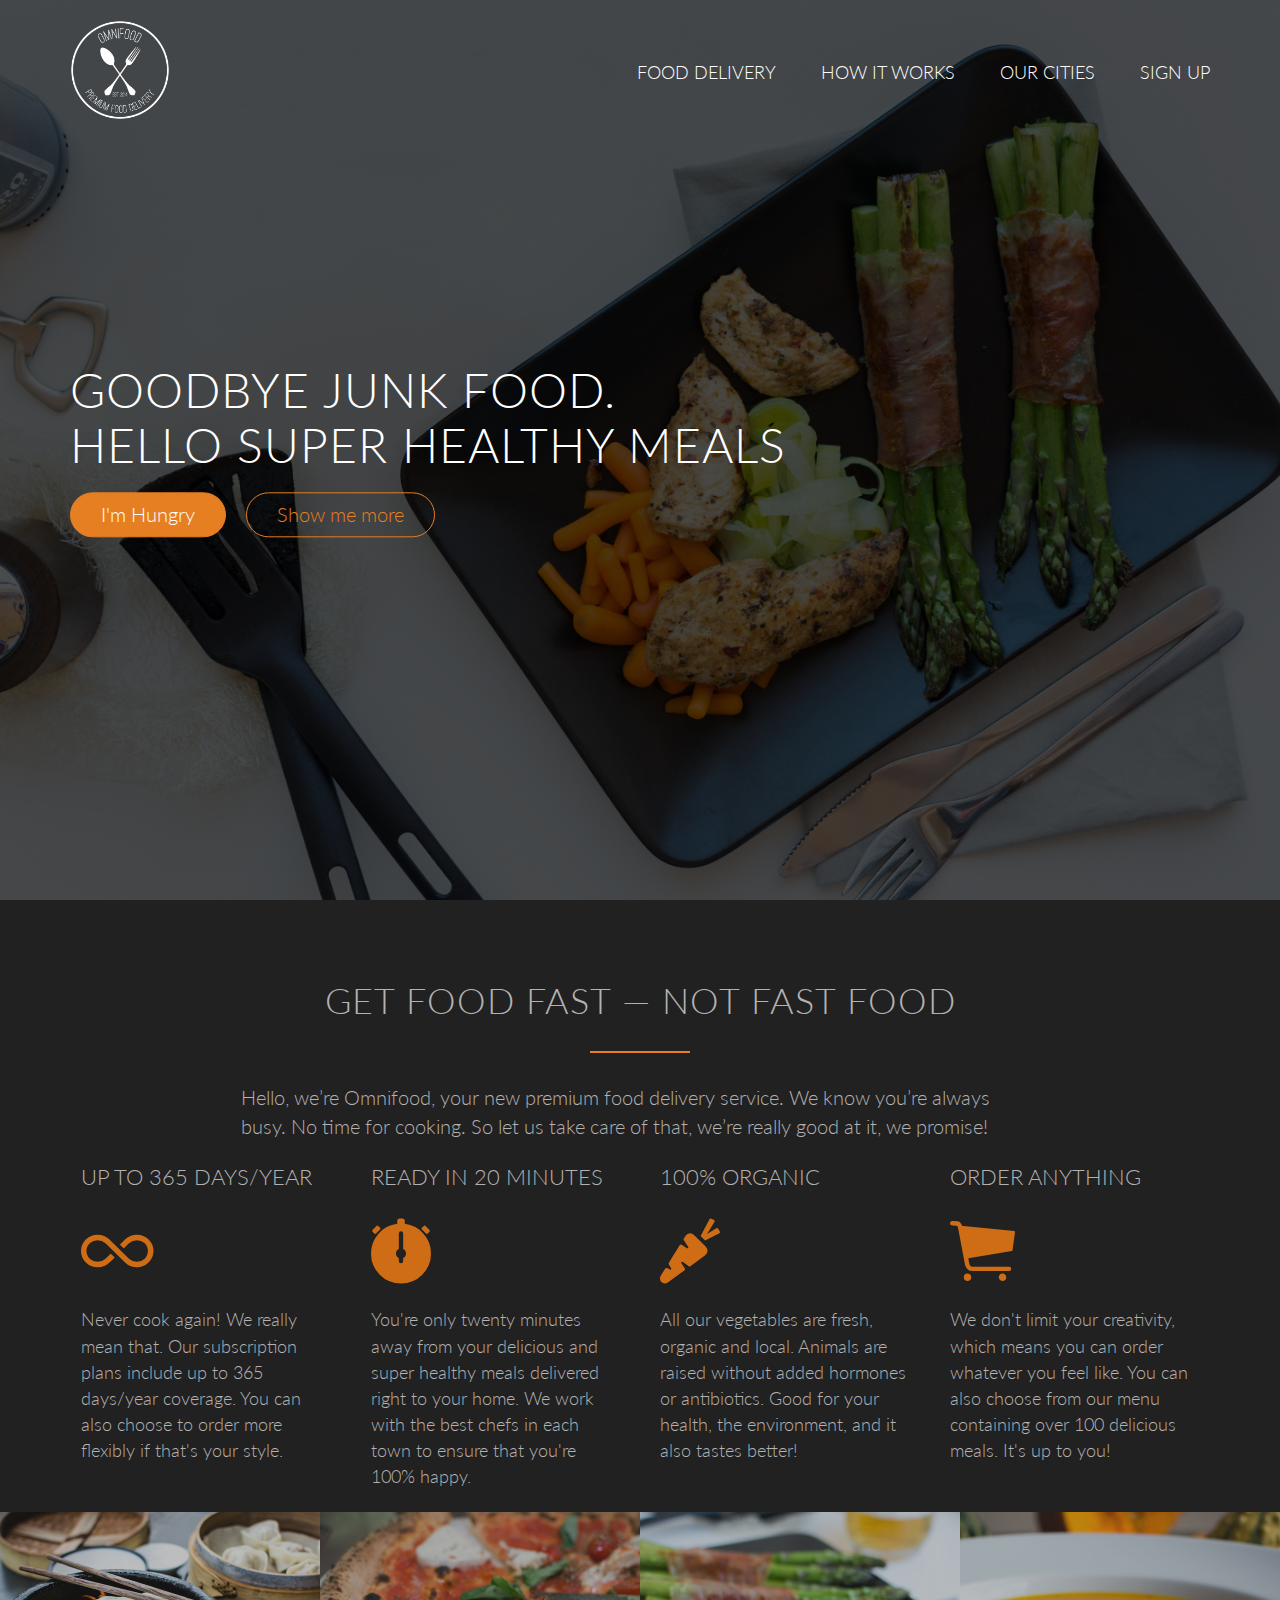
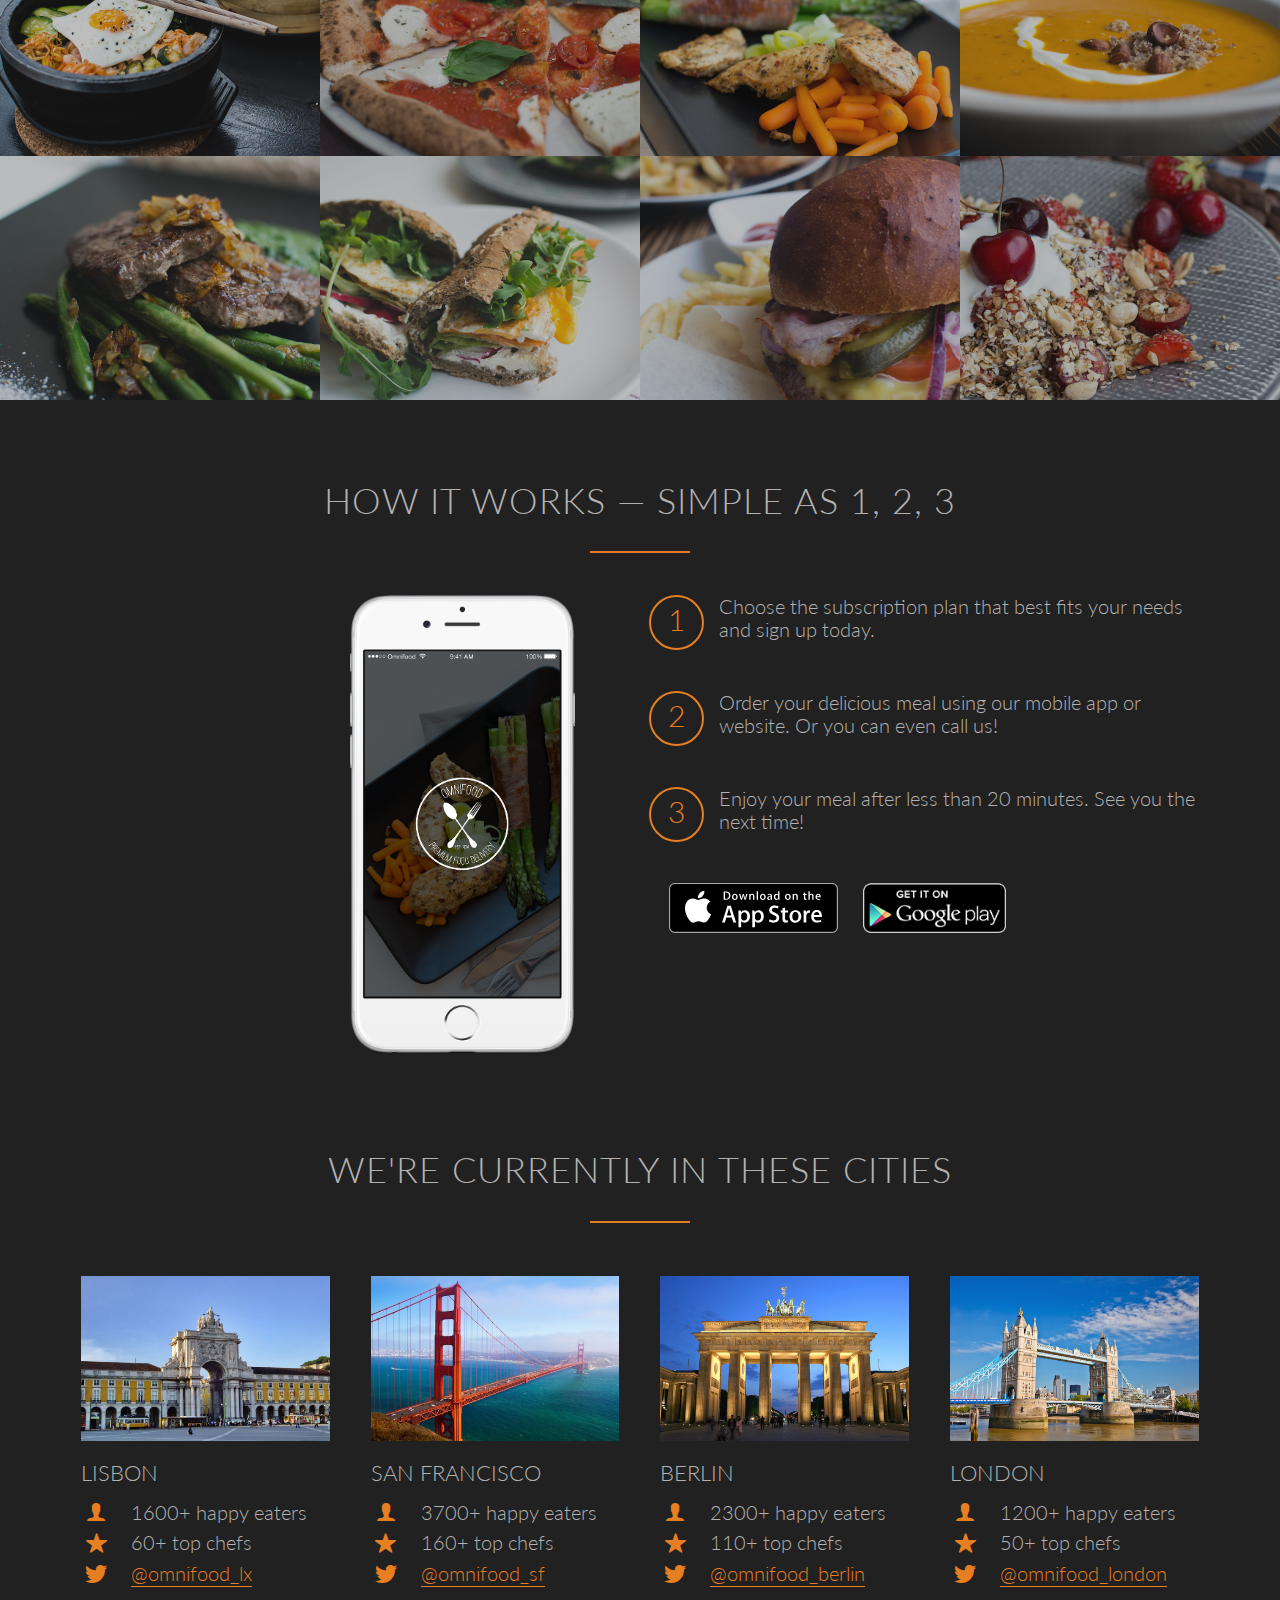
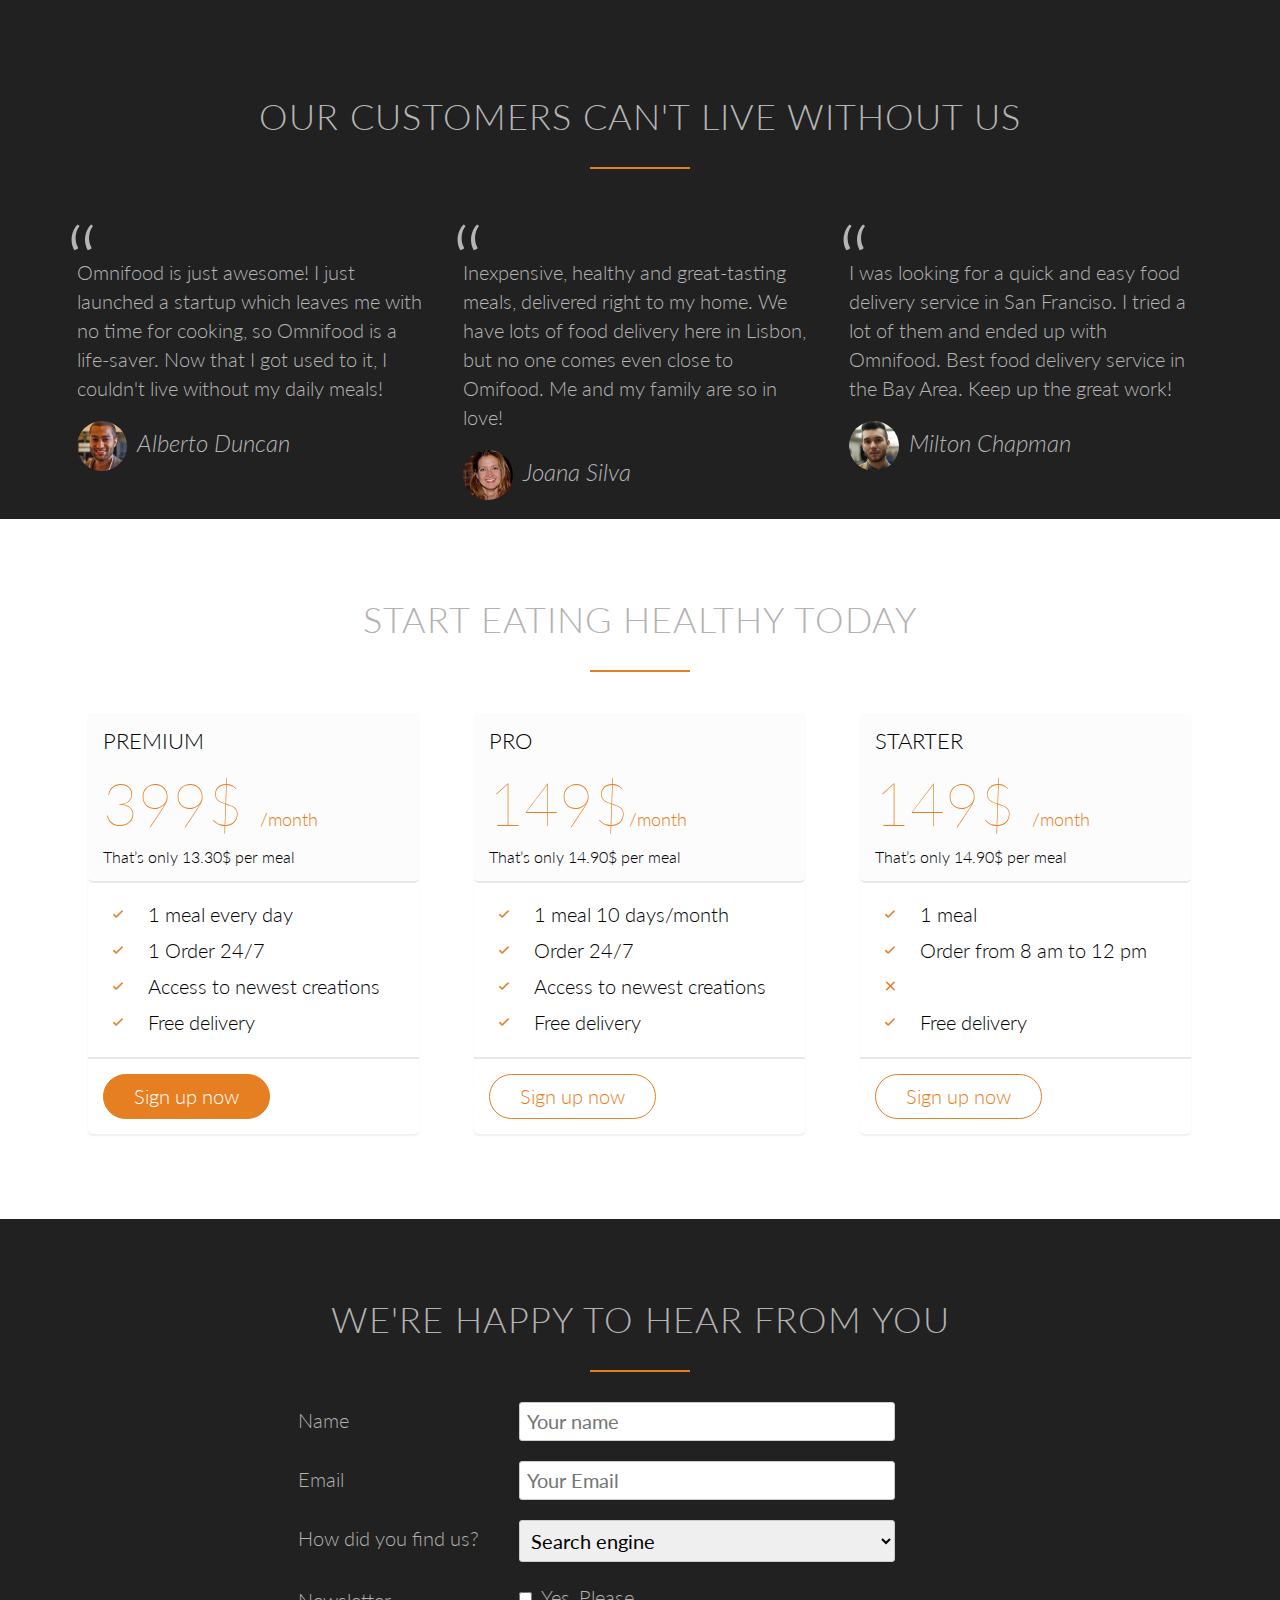
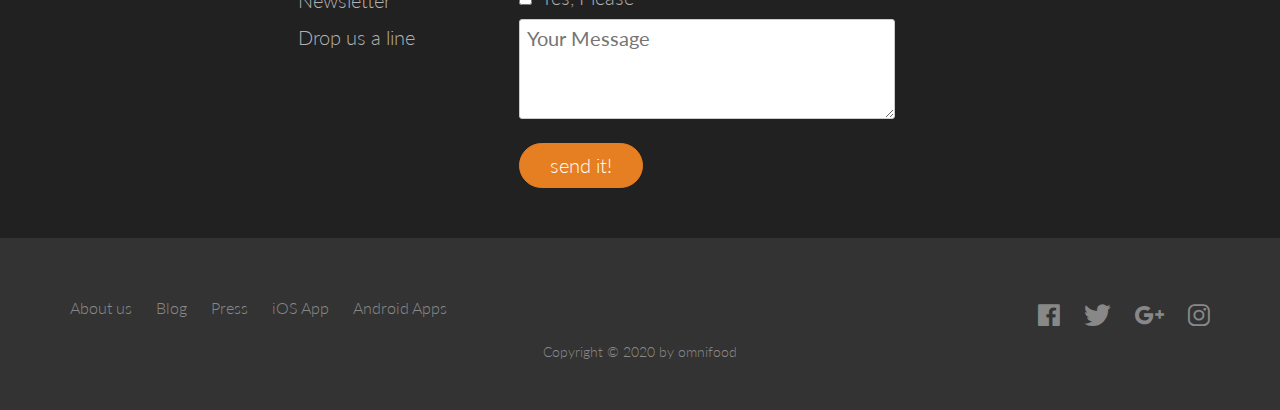
<file: Omnifood/index.html>
<!DOCTYPE html>

<html lang="en">
    <head>
       
        <link rel="stylesheet" type="text/css" href="vendors/css/normalize.css">
        <link rel="stylesheet" type="text/css" href="vendors/css/grid.css">
        <link rel="stylesheet" type="text/css" href="vendors/css/ionicons.min.css">
        <link rel="stylesheet" type="text/css" href="resoureces/css/style.css">
        <link href="https://fonts.googleapis.com/css2?family=Lato:ital,wght@0,100;0,300;0,400;1,300&display=swap" rel="stylesheet">
        
         <title>Omnifood</title>
    </head>
    
    <body>
        <header>
            <nav>
                <div class="row">
                    
                    <img src="resoureces/img/logo-white.png" alt="omnifood logo" class="logo">
                    <ul class="main-nav">
                        
                        <li><a href="#">Food delivery</a> </li>
                        <li><a href="#">How it works</a> </li>
                        <li><a href="#">Our cities</a> </li>
                        <li><a href="#">Sign up</a> </li>
                    
                    
                    
                    </ul>
                    
                
                </div>
            
            </nav>
            <div class="hero-text-box">
                <h1>Goodbye junk food. <br>Hello super healthy meals</h1>
                <a class="btn btn-full" href="#">I'm Hungry</a>
                <a class="btn btn-ghost" href="#">Show me more </a> 
            
            </div>
        
        
        </header>
        
        <section class="section-features">
            <div class="row">
            
                <h2>Get food fast &mdash; not fast food</h2>
                <p></p>
                <p class="long-copy">
                    Hello, we’re Omnifood, your new premium food delivery service. We know you’re always busy. No time for cooking. So let us take care of that, we’re really good at it, we promise!
                </p>
                
                <div class="row">
                   
                    <div class="col span-1-of-4 box">
                         
                        <h3>Up to 365 days/year</h3>
                        
                        <i class="ion-ios-infinite icon-big"></i>
                        <p>Never cook again! We really mean that. Our subscription plans include up to 365 days/year coverage. You can also choose to order more flexibly if that's your style.</p>
                    
                    </div>
                    
                     <div class="col span-1-of-4 box">
                        <h3>Ready in 20 minutes</h3>
                         <i class="ion-ios-stopwatch icon-big"></i>
                        <p>You're only twenty minutes away from your delicious and super healthy meals delivered right to your home. We work with the best chefs in each town to ensure that you're 100% happy.</p>
                    
                    </div>
                
                    
                     <div class="col span-1-of-4 box">
                        <h3>100% organic</h3>
                         <i class="ion-ios-nutrition icon-big"></i>
                        <p>All our vegetables are fresh, organic and local. Animals are raised without added hormones or antibiotics. Good for your health, the environment, and it also tastes better!</p>
                    
                    </div>
                
                    
                     <div class="col span-1-of-4 box">
                         
                        <h3>Order anything</h3>
                          <i class="ion-ios-cart icon-big"></i>
                        <p>We don't limit your creativity, which means you can order whatever you feel like. You can also choose from our menu containing over 100 delicious meals. It's up to you!</p>
                    
                    </div>
                
                
                
                </div>
            
            
            </div>
        
        </section>
        <section class="section-meal">
            <ul class="meal-showcase clearfix">    
                <li>
                    <figure class="meal-photo">
                        <img src="resoureces/img/1.jpg" alt="Korean bibimbap with egg and vegetables">
                    </figure>
                
                
                </li>
                <li>     
                    <figure class="meal-photo">
                        <img src="resoureces/img/2.jpg" alt="Simple italian pizza with cherry tomatoes">
                    </figure>
                
                
                </li>
                <li>
                    <figure class="meal-photo">
                        <img src="resoureces/img/3.jpg" alt="Chicken breast steak with vegetables ">
                    </figure>
                
                
                </li>
                <li>
                    <figure class="meal-photo">
                        <img src="resoureces/img/4.jpg" alt="Autumn pumpkin soup">
                    </figure>
                
                
                </li>
            </ul>
            <ul class="meal-showcase clearfix">    
                    
                <li>
                    <figure class="meal-photo">
                        <img src="resoureces/img/5.jpg" alt="Paleo beef steak with vegetables">
                    </figure>
                
                
                </li>
                <li>
                    <figure class="meal-photo">
                        <img src="resoureces/img/6.jpg" alt="Healthy baguette with egg and vegetables">
                    </figure>
                
                
                </li>
                <li>
                    <figure class="meal-photo">
                        <img src="resoureces/img/7.jpg" alt="Burger with cheddar and bacon">
                    </figure>
                
                
                </li>
                <li>
                    <figure class="meal-photo">
                        <img src="resoureces/img/8.jpg" alt="Granola with cherries and strawberries">
                    </figure>
                
                
                </li>
            
            </ul>
        </section>
        <section class="section-stap">
            
            
            <div class="row">
                <h2>How it works &mdash; Simple as 1, 2, 3</h2>
            </div>
            
            <div class="row">
            
                <div class = "col span-1-of-2" class="step-box">
                    <img src="resoureces/img/app-iPhone.png" alt="omnifood iphone app" class="app-screen">
                </div>
                <div class = "col span-1-of-2" class="step-box">
                    <div class="work-step">
                        <div>1</div>
                        <p>Choose the subscription plan that best fits your needs and sign up today.</p>
                    </div>
                    <div class="work-step">
                        <div>2</div>
                        <p>Order your delicious meal using our mobile app or website. Or you can even call us!</p>
                    </div>  
                    
                    <div class="work-step">
                        <div>3</div>
                        <p>Enjoy your meal after less than 20 minutes. See you the next time!</p>
                    </div>
                            <a class="btn-app" href="#"><img src="resoureces/img/download-app.svg" alt="android download"> </a> 
                           <a class="btn-app" href="#"><img src="resoureces/img/download-app-android.png" alt="android download"></a>
                

                
                </div>
            
            </div>
            
        </section>
        <section class = "section-steps">
            <div class="row">
                <h2>We're currently in these cities</h2>
            </div>
        
            <div class="row">
                <div class="col span-1-of-4 box">
                    
                    <img src="resoureces/img/lisbon-3.jpg" alt="Lisbon">
                    <h3>Lisbon</h3>
                    <div class="city-feature">
                        <i class="ion-ios-person small-icon"></i>
                        1600+ happy eaters        
                    </div>
                    
                    <div class="city-feature">
                        <i class="ion-ios-star small-icon"></i>
                        60+ top chefs       
                    </div>
                    
                    <div class="city-feature">
                        <i class="ion-logo-twitter small-icon"></i>
                        <a href="#">@omnifood_lx</a>       
                    </div>
                </div>
                  <div class="col span-1-of-4 box">
                    
                    <img src="resoureces/img/san-francisco.jpg" alt="San Francisco">
                    <h3>San Francisco</h3>
                    <div class="city-feature">
                        <i class="ion-ios-person small-icon"></i>
                        3700+ happy eaters       
                    </div>
                    
                    <div class="city-feature">
                        <i class="ion-ios-star small-icon"></i>
                       160+ top chefs      
                    </div>
                    
                    <div class="city-feature">
                        <i class="ion-logo-twitter small-icon"></i>
                       <a href="#">@omnifood_sf</a>       
                    </div>
                </div>
                  <div class="col span-1-of-4 box">
                    
                    <img src="resoureces/img/berlin.jpg" alt="Berlin">
                    <h3>Berlin</h3>
                    <div class="city-feature">
                        <i class="ion-ios-person small-icon"></i>
                        2300+ happy eaters        
                    </div>
                    
                    <div class="city-feature">
                        <i class="ion-ios-star small-icon"></i>
                        110+ top chefs      
                    </div>
                    
                    <div class="city-feature">
                        <i class="ion-logo-twitter small-icon"></i>
                       <a href="#">@omnifood_berlin</a>       
                    </div>
                </div>
                  <div class="col span-1-of-4 box">
                    
                    <img src="resoureces/img/london.jpg" alt="London">
                    <h3>London</h3>
                    <div class="city-feature">
                        <i class="ion-ios-person small-icon"></i>
                       1200+ happy eaters        
                    </div>
                    
                    <div class="city-feature">
                        <i class="ion-ios-star small-icon"></i>
                        50+ top chefs       
                    </div>
                    
                    <div class="city-feature">
                        <i class="ion-logo-twitter small-icon"></i>
                        <a href="#">@omnifood_london</a>       
                    </div>
                </div>
            
            </div>
            
            <section class="section-textmonials">
                <div class="row">
                    <h2>Our customers can't live without us</h2>
                </div>
                <div class="row">
                    <div class="col span-1-of-3">
                        <blockquote>
                            Omnifood is just awesome! I just launched a startup which leaves me with no time for cooking, so Omnifood is a life-saver. Now that I got used to it, I couldn't live without my daily meals!  
                            <cite><img src="resoureces/img/customer-1.jpg">Alberto Duncan</cite>
                        </blockquote>
                    
                    </div>
                    <div class="col span-1-of-3">
                        <blockquote>
                           Inexpensive, healthy and great-tasting meals, delivered right to my home. We have lots of food delivery here in Lisbon, but no one comes even close to Omifood. Me and my family are so in love!  
                            <cite><img src="resoureces/img/customer-2.jpg">Joana Silva</cite>
                        </blockquote>
                    
                    </div>
                    <div class="col span-1-of-3">
                        <blockquote>
                           I was looking for a quick and easy food delivery service in San Franciso. I tried a lot of them and ended up with Omnifood. Best food delivery service in the Bay Area. Keep up the great work!
                            <cite><img src="resoureces/img/customer-3.jpg">Milton Chapman</cite>
                        </blockquote>
                    
                    </div>
                
                
                </div>
            
                
            
            
            
            </section>
        
        </section>
        
    
        <section class="section-plans">
            <div class="row">
                <h2>Start eating healthy today</h2>
            </div>
            <div class="row">
                <div class="col span-1-of-3">
                    <div class="plan-box">
                
                        <div> 
                            <h3>Premium</h3>
                            <p class="plan-price">399$ <span>/month</span></p>
                            <p class="plan-price-meal">That’s only 13.30$ per meal</p>

                        </div>
                        <div> 
                            <ul>
                                <li><i class="ion-ios-checkmark small-icon"></i>1 meal every day</li>
                                <li><i class="ion-ios-checkmark small-icon"></i>1 Order 24/7</li>
                                <li><i class="ion-ios-checkmark small-icon"></i>Access to newest creations</li>
                                <li><i class="ion-ios-checkmark small-icon"></i>Free delivery</li>

                            </ul>

                        </div>
                        <div> 
                            <a href="#" class="btn btn-full">Sign up now</a>
                        </div>
                    </div>
                
                
                </div>
                
                 <div class="col span-1-of-3">
                     <div class="plan-box">
                
                    <div> 
                        <h3>Pro</h3>
                        <p class="plan-price">149$<span>/month</span></p>
                        <p class="plan-price-meal">That’s only 14.90$ per meal</p>
                
                    </div>
                    <div> 
                        <ul>
                            <li><i class="ion-ios-checkmark small-icon"></i>1 meal 10 days/month</li>
                            <li><i class="ion-ios-checkmark small-icon"></i>Order 24/7</li>
                            <li><i class="ion-ios-checkmark small-icon"></i>Access to newest creations</li>
                            <li><i class="ion-ios-checkmark small-icon"></i>Free delivery</li>
                        
                        </ul>
                    
                    </div>
                    <div> 
                        <a href="#" class="btn btn-ghost">Sign up now</a>
                    </div>
                
                     </div>
                </div>
                
                 <div class="col span-1-of-3">
                    <div class="plan-box">
                    <div> 
                        <h3>Starter</h3>
                        <p class="plan-price">149$ <span>/month</span></p>
                        <p class="plan-price-meal">That’s only 14.90$ per meal</p>
                
                    </div>
                    <div> 
                        <ul>
                            <li><i class="ion-ios-checkmark small-icon"></i>1 meal</li>
                            <li><i class="ion-ios-checkmark small-icon"></i>Order from 8 am to 12 pm</li>
                            <li><i class="ion-ios-close small-icon"></i></li>
                            <li><i class="ion-ios-checkmark small-icon"></i>Free delivery</li>
                        
                        </ul>
                    
                    </div>
                    <div> 
                        <a href="#" class="btn btn-ghost">Sign up now</a>
                    </div>
                
                
                </div>
                </div>
            
            </div>
        
        
        
        </section>
        
        
        <section class="section-form">
        
            <div class="row">
                <h2>We're happy to hear from you</h2>
            </div>
            <div class="row">
                <form method="post" action="#" class="contect-form">
                    <div class="row">
                        <div class="col span-1-of-3">
                            <label for="name">Name</label>
                        </div>
                        <div class=""col span-  2-of-3>
                            <input type="text" name="name" id="name" placeholder="Your name" required>                        
                        </div>
                    </div>
                    <div class="row">
                        <div class="col span-1-of-3">
                            <label for="Email">Email</label>
                        </div>
                        <div class=""col span-  2-of-3>
                            <input type="email" name="Email" id="Email" placeholder="Your Email" required>                        
                        </div>
                    </div>
                    <div class="row">
                        <div class="col span-1-of-3">
                            <label>How did you find us?</label>
                        </div>
                        <div class=""col span-  2-of-3>
                            <select name="find-us" id="find-us">
                            
                                <option value="friends">Friends</option>
                                <option value="search" selected>Search engine</option>
                                <option value="ad">Advertisement</option>
                                <option value="othe">Other</option>
                            
                            </select>    
                        </div>
                    </div>
                    
                     <div class="row">
                        <div class="col span-1-of-3">
                            <label>Newsletter</label>
                        </div>
                        <div class=""col span-  2-of-3>
                            <input type="checkbox" name="news" id="news" checkbox> Yes, Please               
                        </div>
                    </div>
                    
                    
                     <div class="row">
                        <div class="col span-1-of-3">
                            <label>Drop us a line</label>
                        </div>
                        <div class=""col span-  2-of-3>
                           <textarea name="message" placeholder="Your Message"></textarea>               
                        </div>
                    </div>
                    
                     <div class="row">
                        <div class="col span-1-of-3">
                            <label>&nbsp;</label>
                        </div>
                        <div class=""col span-2-of-3>
                            <input type="submit" value="send it!" >               
                        </div>
                    </div>
                
                
                </form>
            
            
            </div>
        
        </section>
        
        <footer>
            <div class="row">
                <div class="col span-1-of-2">
                    <ul class="footer-nav">
                        <li><a href="#">About us</a></li>
                        <li><a href="#">Blog</a></li>
                        <li><a href="#">Press</a></li>
                        <li><a href="#">iOS App</a></li>
                        <li><a href="#">Android Apps</a></li>
                    
                    </ul>    
                
                
                </div>
                <div class="col span-1-of-2">
                    <ul class="social-links">
                        <li ><a href="#"><i class="ion-logo-facebook"></i></a></li>
                        <li ><a href="#"><i class="ion-logo-twitter"></i></a></li>
                        <li ><a href="#"><i class="ion-logo-googleplus"></i></a></li>
                        <li ><a href="#"><i class="ion-logo-instagram"></i></a></li>
                    
                    
                    </ul>
                    
                
                </div>
            
            
            </div>
            <div class="row">
                <p>
                    Copyright &copy; 2020 by omnifood
                </p>
            </div>
        
        </footer>
        
        
    </body>

</html>
<!--
Section 8: Footer
Title: None

Navigation:
1. About us
2. Blog
3. Press
4. iOS App
5. Android App

Also include links to facebook, twitter, google+ and Instagram accounts.

-->
</file>
<file: Omnifood/vendors/css/grid.css>
/*  SECTIONS  ============================================================================= */

.section {
	clear: both;
	padding: 0px;
	margin: 0px;
}

/*  GROUPING  ============================================================================= */

.row {
    zoom: 1; /* For IE 6/7 (trigger hasLayout) */
}

.row:before,
.row:after {
    content:"";
    display:table;
}
.row:after {
    clear:both;
}

/*  GRID COLUMN SETUP   ==================================================================== */

.col {
	display: block;
	float:left;
	margin: 1% 0 1% 1.6%;
}

.col:first-child { margin-left: 0; } /* all browsers except IE6 and lower */


/*  REMOVE MARGINS AS ALL GO FULL WIDTH AT 480 PIXELS */

@media only screen and (max-width: 480px) {
	.col { 
		/*margin: 1% 0 1% 0%;*/
        margin: 0;
	}
}


/*  GRID OF TWO   ============================================================================= */


.span-2-of-2 {
	width: 100%;
}

.span-1-of-2 {
	width: 49.2%;
}

/*  GO FULL WIDTH AT LESS THAN 480 PIXELS */

@media only screen and (max-width: 480px) {
	.span-2-of-2 {
		width: 100%; 
	}
	.span-1-of-2 {
		width: 100%; 
	}
}


/*  GRID OF THREE   ============================================================================= */

	
.span-3-of-3 {
	width: 100%; 
}

.span-2-of-3 {
	width: 66.13%; 
}

.span-1-of-3 {
	width: 32.26%; 
}


/*  GO FULL WIDTH AT LESS THAN 480 PIXELS */

@media only screen and (max-width: 480px) {
	.span-3-of-3 {
		width: 100%; 
	}
	.span-2-of-3 {
		width: 100%; 
	}
	.span-1-of-3 {
		width: 100%;
	}
}

/*  GRID OF FOUR   ============================================================================= */

	
.span-4-of-4 {
	width: 100%; 
}

.span-3-of-4 {
	width: 74.6%; 
}

.span-2-of-4 {
	width: 49.2%; 
}

.span-1-of-4 {
	width: 23.8%; 
}


/*  GO FULL WIDTH AT LESS THAN 480 PIXELS */

@media only screen and (max-width: 480px) {
	.span-4-of-4 {
		width: 100%; 
	}
	.span-3-of-4 {
		width: 100%; 
	}
	.span-2-of-4 {
		width: 100%; 
	}
	.span-1-of-4 {
		width: 100%; 
	}
}


/*  GRID OF FIVE   ============================================================================= */

	
.span-5-of-5 {
	width: 100%;
}

.span-4-of-5 {
  	width: 79.68%; 
}

.span-3-of-5 {
  	width: 59.36%; 
}

.span-2-of-5 {
  	width: 39.04%;
}

.span-1-of-5 {
  	width: 18.72%;
}


/*  GO FULL WIDTH AT LESS THAN 480 PIXELS */

@media only screen and (max-width: 480px) {
	.span-5-of-5 {
		width: 100%; 
	}
	.span-4-of-5 {
		width: 100%; 
	}
	.span-3-of-5 {
		width: 100%; 
	}
	.span-2-of-5 {
		width: 100%; 
	}
	.span-1-of-5 {
		width: 100%; 
	}
}


/*  GRID OF SIX   ============================================================================= */


.span-6-of-6 {
	width: 100%;
}

.span-5-of-6 {
  	width: 83.06%;
}

.span-4-of-6 {
  	width: 66.13%;
}

.span-3-of-6 {
  	width: 49.2%;
}

.span-2-of-6 {
  	width: 32.26%;
}

.span-1-of-6 {
  	width: 15.33%;
}


/*  GO FULL WIDTH AT LESS THAN 480 PIXELS */

@media only screen and (max-width: 480px) {
	.span-6-of-6 {
		width: 100%; 
	}
	.span-5-of-6 {
		width: 100%; 
	}
	.span-4-of-6 {
		width: 100%; 
	}
	.span-3-of-6 {
		width: 100%; 
	}
	.span-2-of-6 {
		width: 100%; 
	}
	.span-1-of-6 {
		width: 100%; 
	}
}



/*  GRID OF SEVEN   ============================================================================= */


.span-7-of-7 {
	width: 100%;
}

.span-6-of-7 {
	width: 85.48%;
}

.span-5-of-7 {
  	width: 70.97%;
}

.span-4-of-7 {
  	width: 56.45%;
}

.span-3-of-7 {
  	width: 41.94%;
}

.span-2-of-7 {
  	width: 27.42%;
}

.span-1-of-7 {
  	width: 12.91%;
}


/*  GO FULL WIDTH AT LESS THAN 480 PIXELS */

@media only screen and (max-width: 480px) {
	.span-7-of-7 {
		width: 100%; 
	}
	.span-6-of-7 {
		width: 100%; 
	}
	.span-5-of-7 {
		width: 100%; 
	}
	.span-4-of-7 {
		width: 100%; 
	}
	.span-3-of-7 {
		width: 100%; 
	}
	.span-2-of-7 {
		width: 100%; 
	}
	.span-1-of-7 {
		width: 100%; 
	}
}


/*  GRID OF EIGHT   ============================================================================= */

	
.span-8-of-8 {
	width: 100%;
}

.span-7-of-8 {
	width: 87.3%; 
}

.span-6-of-8 {
	width: 74.6%; 
}

.span-5-of-8 {
	width: 61.9%; 
}

.span-4-of-8 {
	width: 49.2%; 
}

.span-3-of-8 {
	width: 36.5%;
}

.span-2-of-8 {
	width: 23.8%; 
}

.span-1-of-8 {
	width: 11.1%; 
}


/*  GO FULL WIDTH AT LESS THAN 480 PIXELS */

@media only screen and (max-width: 480px) {
	.span-8-of-8 {
		width: 100%; 
	}
	.span-7-of-8 {
		width: 100%; 
	}
	.span-6-of-8 {
		width: 100%; 
	}
	.span-5-of-8 {
		width: 100%; 
	}
	.span-4-of-8 {
		width: 100%; 
	}
	.span-3-of-8 {
		width: 100%; 
	}
	.span-2-of-8 {
		width: 100%; 
	}
	.span-1-of-8 {
		width: 100%; 
	}
}


/*  GRID OF NINE   ============================================================================= */


.span-9-of-9 {
	width: 100%;
}

.span-8-of-9 {
	width: 88.71%;
}

.span-7-of-9 {
	width: 77.42%; 
}

.span-6-of-9 {
	width: 66.13%; 
}

.span-5-of-9 {
	width: 54.84%; 
}

.span-4-of-9 {
	width: 43.55%; 
}

.span-3-of-9 {
	width: 32.26%;
}

.span-2-of-9 {
	width: 20.97%; 
}

.span-1-of-9 {
	width: 9.68%; 
}


/*  GO FULL WIDTH AT LESS THAN 480 PIXELS */

@media only screen and (max-width: 480px) {
	.span-9-of-9 {
		width: 100%; 
	}
	.span-8-of-9 {
		width: 100%; 
	}
	.span-7-of-9 {
		width: 100%; 
	}
	.span-6-of-9 {
		width: 100%; 
	}
	.span-5-of-9 {
		width: 100%; 
	}
	.span-4-of-9 {
		width: 100%; 
	}
	.span-3-of-9 {
		width: 100%; 
	}
	.span-2-of-9 {
		width: 100%; 
	}
	.span-1-of-9 {
		width: 100%; 
	}
}


/*  GRID OF TEN   ============================================================================= */


.span-10-of-10 {
	width: 100%;
}

.span-9-of-10 {
	width: 89.84%;
}

.span-8-of-10 {
	width: 79.68%;
}

.span-7-of-10 {
	width: 69.52%; 
}

.span-6-of-10 {
	width: 59.36%; 
}

.span-5-of-10 {
	width: 49.2%; 
}

.span-4-of-10 {
	width: 39.04%; 
}

.span-3-of-10 {
	width: 28.88%;
}

.span-2-of-10 {
	width: 18.72%; 
}

.span-1-of-10 {
	width: 8.56%; 
}


/*  GO FULL WIDTH AT LESS THAN 480 PIXELS */

@media only screen and (max-width: 480px) {
	.span-10-of-10 {
		width: 100%; 
	}
	.span-9-of-10 {
		width: 100%; 
	}
	.span-8-of-10 {
		width: 100%; 
	}
	.span-7-of-10 {
		width: 100%; 
	}
	.span-6-of-10 {
		width: 100%; 
	}
	.span-5-of-10 {
		width: 100%; 
	}
	.span-4-of-10 {
		width: 100%; 
	}
	.span-3-of-10 {
		width: 100%; 
	}
	.span-2-of-10 {
		width: 100%; 
	}
	.span-1-of-10 {
		width: 100%; 
	}
}


/*  GRID OF ELEVEN   ============================================================================= */

.span-11-of-11 {
	width: 100%;
}

.span-10-of-11 {
	width: 90.76%;
}

.span-9-of-11 {
	width: 81.52%;
}

.span-8-of-11 {
	width: 72.29%;
}

.span-7-of-11 {
	width: 63.05%; 
}

.span-6-of-11 {
	width: 53.81%; 
}

.span-5-of-11 {
	width: 44.58%; 
}

.span-4-of-11 {
	width: 35.34%; 
}

.span-3-of-11 {
	width: 26.1%;
}

.span-2-of-11 {
	width: 16.87%; 
}

.span-1-of-11 {
	width: 7.63%; 
}


/*  GO FULL WIDTH AT LESS THAN 480 PIXELS */

@media only screen and (max-width: 480px) {
	.span-11-of-11 {
		width: 100%; 
	}
	.span-10-of-11 {
		width: 100%; 
	}
	.span-9-of-11 {
		width: 100%; 
	}
	.span-8-of-11 {
		width: 100%; 
	}
	.span-7-of-11 {
		width: 100%; 
	}
	.span-6-of-11 {
		width: 100%; 
	}
	.span-5-of-11 {
		width: 100%; 
	}
	.span-4-of-11 {
		width: 100%; 
	}
	.span-3-of-11 {
		width: 100%; 
	}
	.span-2-of-11 {
		width: 100%; 
	}
	.span-1-of-11 {
		width: 100%; 
	}
}


/*  GRID OF TWELVE   ============================================================================= */

.span-12-of-12 {
	width: 100%;
}

.span-11-of-12 {
	width: 91.53%;
}

.span-10-of-12 {
	width: 83.06%;
}

.span-9-of-12 {
	width: 74.6%;
}

.span-8-of-12 {
	width: 66.13%;
}

.span-7-of-12 {
	width: 57.66%; 
}

.span-6-of-12 {
	width: 49.2%; 
}

.span-5-of-12 {
	width: 40.73%; 
}

.span-4-of-12 {
	width: 32.26%; 
}

.span-3-of-12 {
	width: 23.8%;
}

.span-2-of-12 {
	width: 15.33%; 
}

.span-1-of-12 {
	width: 6.86%; 
}


/*  GO FULL WIDTH AT LESS THAN 480 PIXELS */

@media only screen and (max-width: 480px) {
	.span-12-of-12 {
		width: 100%; 
	}
	.span-11-of-12 {
		width: 100%; 
	}
	.span-10-of-12 {
		width: 100%; 
	}
	.span-9-of-12 {
		width: 100%; 
	}
	.span-8-of-12 {
		width: 100%; 
	}
	.span-7-of-12 {
		width: 100%; 
	}
	.span-6-of-12 {
		width: 100%; 
	}
	.span-5-of-12 {
		width: 100%; 
	}
	.span-4-of-12 {
		width: 100%; 
	}
	.span-3-of-12 {
		width: 100%; 
	}
	.span-2-of-12 {
		width: 100%; 
	}
	.span-1-of-12 {
		width: 100%; 
	}
}
</file>
<file: Omnifood/resoureces/css/style.css>
/*----------------------------------------------*/
/*BASIC SATUPE*/
/*----------------------------------------------*/

*{
    margin: 0;
    padding: 0;
    box-sizing: border-box;
}

html{
    font-family: 'Lato','Arial',sans-serif;
    font-size: 20px;
    font-weight: 300;
    background-color: rgba(0, 0, 0, 0.87);
    color: #b4b1b1;
    text-rendering: optimizeLegibility;
}

.clearfix{zoom:1}
.clearfix:after{
    content: ".";
    clear: both;
    display: block;
    height: 0;
    visibility: hidden;
    display: block;
}
/*----------------------------------------------*/
/*REUSEBLE COMPONENTS*/
/*----------------------------------------------*/

.row{
    max-width: 1140px;
    margin: 0 auto;
}

section{
    padding-top: 80px
}

.box{
    padding: 1%;
}


/*----------------------------------------------*/
/* HEADER*/
/*----------------------------------------------*/

header{
    background-image: linear-gradient(rgba(0, 0, 0, 0.7),rgba(0, 0, 0, 0.7)), url(img/hero.jpg);
    height: 100vh;
    background-size: cover;
    background-position: center;
    background-attachment: fixed;
}


.hero-text-box {
    position: absolute;
    width: 1140px;
    top: 50%;
    left: 50%;
    transform: translate(-50%,-50%);
}

.logo{
    height: 100px;
    width: auto;
    float: left;
    margin-top: 20px
}

.main-nav{
    float: right;
    list-style: none;
    margin-top: 60px;
}

.main-nav li{
    display: inline-block;
    margin-left: 40px;
}
.main-nav li a:link,
.main-nav li a:visited{
    color: #fff;
    text-decoration: none;  
    text-transform: uppercase;
    font-size: 90%;
    border-bottom: 2px solid transparent;
    transition: border-bottom 0.2s;
    padding: 8px 0;
}

.main-nav li a:hover,
.main-nav li a:active{
    border-bottom: 2px solid #e67e22
}

/*----------HEADINGS----------*/

h1,h2,h3
{  
    text-transform: uppercase;
    font-weight: 300;
}
h1{
    margin-top: 0;
     margin-bottom: 20px;
    color: white;
    font-size: 240%;
    white-space: 4px;
      letter-spacing: 1px;
}

h2{
    text-align: center;
    font-size: 180%;
    margin-bottom: 30px;
    white-space: 2px;
      letter-spacing: 1px;
    
    
}

h3{
    font-size: 110%;
    margin-bottom: 15px;
}

h2:after{
    display: block;
    height: 2px;
    content: " ";
    background-color:#e67e22;
    width: 100px;
    margin: 0 auto;
    margin-top:30px 
}

/*----------PARAGRAF----------*/

.long-copy{
    line-height: 145%;
    width: 70%;
    margin-left: 15%;
        
}
.box p{
    font-size: 90%;
    line-height: 145%;
}

/*----------ICONS----------*/

.icon-big{
    font-size: 400%;
    color: #cf6d17;
    margin-bottom: 10px;
    display: block;

}

.small-icon{
    width: 30px;
    display: inline-block;
    text-align: center;
    color: #e67e22;
    font-size: 120%;
    margin-right: 15px;
        
/*    icon-aline*/
    vertical-align: middle;
    line-height: 120%;
    margin-top: -5px;
    
}

/*----------LINK----------*/

a:link,
a:visited{
    color: #e67e22;
    text-decoration: none;
    padding-bottom: 1px;
    border-bottom: 1px solid #e67e22;
    transition: border-bottom 0.2s,color 0.2s
}

a:hover,
a:active{
    color: #b4b1b1;
    border-bottom: 1px solid transparent;
}

/*----------BUTTONS----------*/
.btn:link,
.btn:visited,
input[type=submit]{
    display:inline-block;
    padding: 10px 30px;
    font-weight: 300;
    text-decoration: none;
    border-radius: 200px;
    transition: background-color 0.2s,border 0.2s,color 0.2s;
   
}

.btn-full:link,
.btn-full:visited,
input[type=submit]{
    background-color: #e67e22;
    border: 1px solid #e67e22; 
    color: #fff;
    margin-right: 15px
}

.btn-ghost:link,
.btn-ghost:visited{
    border: 1px solid #e67e22;
    color: #e67e22
}



.btn:hover,
.btn:active,
input[type=submit]:hover,
input[type=submit]:active{
    background-color: #cf6d17
}

.btn-full:hover,
.btn-full:active{
    background-color: #cf6d17;
  
}

.btn-ghost:hover,
.btn-ghost:active{
    border: 1px solid #e67e22;
    color: #fff
}

/*----------------------------------------------*/
/*MEALS*/
/*----------------------------------------------*/
.section-meal{
    padding: 0;
    
}
.meal-showcase{
    list-style: none;
    width: 100%;
  
}

.meal-showcase li{
    display: block;
    float: left;
    width: 25%
}

.meal-photo{
    width: 100%;
    margin: 0;
    overflow: hidden
}

.meal-photo img{
    opacity: 0.7;
    width: 100%;
    height: auto;
    transform: scale(1.25);
    transition: transform 0.5s
}

.meal-photo img:hover{
    opacity: 1;
    transform: scale(1)
}

/*----------------------------------------------*/
/*FEATURES*/
/*----------------------------------------------*/
.section-features.long-copy{
    margin-bottom: 40PX;      
}

/*----------------------------------------------*/
/*HOW IS WORKS*/
/*----------------------------------------------*/


.step-box:first-child{
    text-align: right;
    padding-right: 2%;
    margin-top: 30px;
    
}

.step-box:last-child{
    padding-left: 3%;
    margin-top: 70px;
}


.app-screen{
    width:  40%;
    margin-left: 50%
}

.work-step{
    margin-bottom: 50px;
    word-spacing: 
}

.work-step div{
    color: #e67e22;
    display: inline-block;
    border: 2px solid #e67e22;
    border-radius: 50%;
    height: 55px;
    width: 55px;
    text-align: center;
    padding: 5px;
    float: left;
    font-size: 150%;
    margin-right: 15px
}

.btn-app{
    padding-left:20px;
}

.btn-app img{
    height: 50px;
    width: auto
}
.btn-app:link,
.btn-app:visited{
    border: 0px
    
}

/*----------------------------------------------*/
/*CITIES*/
/*----------------------------------------------*/

.box img{
    width: 100%;
    height: auto;
    margin-bottom: 15px;
}

.city-feature{
    margin-bottom: 5px;
}

/*----------------------------------------------*/
/*TESTIMONIALS*/
/*----------------------------------------------*/


.section-textmonials{
    background-image: linear-gradient(rgba(0, 0, 0, 0.7),rgba(0, 0, 0, 0.7)),url(img/back-customers.jpg);
    background-size:cover;
    color: #b5b5b5;
    background-attachment: fixed;
}
blockquote:before{
    content: "\201c";
    font-size: 500%;
    display: block;
    position: absolute;
    top: -5px;
    left: -5px;
}

blockquote{
    padding: 2%;
    font-size: italic;
    line-height: 145%;
    position: relative;
    margin-top: 40px
    
}

cite{
    font-size: 120%;
    margin-top: 25%;
    display: block;
    margin-top: 5%;
}

cite img{
    
    height: 50px;
    border-radius: 50%;
    margin-right: 10px;
    vertical-align: middle;
    
}

/*----------------------------------------------*/
/*SIGN UP*/
/*----------------------------------------------*/

.section-plans{
    background-color: #fff;
    
}
.plan-box{
    background-color: #fff;
    border-radius: 5px;
    width: 90%;
    color: black;
    margin-left: 5%;
    box-shadow: 0 2px 2px #efefef;
    margin-bottom: 20%;
}
.plan-price{
    font-size: 300%;
    margin-bottom: 10px;
    font-weight: 100;   
    color: #e67e22;
}
.plan-price-meal{
    font-size: 80%;
}
.plan-box div{
    padding: 15px;
    border-bottom: 2px solid #e8e8e8
}
.plan-price span{
    font-size: 30%;
    font-weight:300; 
}
.plan-box ul{
    list-style: none;
}

.plan-box ul li{
    padding: 5px 0;
}

.plan-box div:last-child{60%
    text-align: center;
    border: 0
}

.plan-box div:first-child{
    background-color: #fcfcfc;
    border-bottom-right-radius:5px; 
    border-bottom-left-radius:  5px 
}


/*----------------------------------------------*/
/*FORM*/
/*----------------------------------------------*/
        .section-form{
            margin-bottom: 50px
        }
.contect-form{
    width: 60%;
    margin: 0 auto;    
}

input[type=text],
input[type=email],
select,
textarea{
    width: 55%;
    height: auto;
    padding: 7px;
    border-radius: 3px;
    border: 1px solid #ccc;
     margin-bottom: 20px;
}



textarea{
    height: 100px;
}

input[type=checkbox]{
    margin: 10px 5px 10px 0;
}

*:focus{outline:none}


/*----------------------------------------------*/
/*FOOTER*/
/*----------------------------------------------*/

footer{
    background-color: #333;
    padding: 50px;
    font-size: 80%; 
}

.footer-nav{
    list-style: none;
    float: left
}
.social-links{
    list-style: none;
    float: right
}

.footer-nav li,
.social-links li{
    display: inline-block;
    margin-right: 20px
}
.footer-nav li:last-child,
.social-links li:last-child{
    margin-right: 0;
}

.footer-nav li a:link,
.footer-nav li a:visited,
.social-links li a:link,
.social-links li a:visited{
   text-decoration: none;
    border: 0;
    color: #888;
}


.footer-nav li a:hover,
.footer-nav li a:active{
    color: #ddd
}

.social-links li a:link,
.social-links li a:visited{
    font-size: 180%;
}
.ion-logo-facebook,
.ion-logo-twitter,
.ion-logo-googleplus,
.ion-logo-instagram{
    transition: color 0.2s;
}
.ion-logo-facebook:hover{
    color: #3b5998
}
.ion-logo-twitter:hover{
    color: #55acee
}

.ion-logo-googleplus:hover{
    color: #dd4b39
}

.ion-logo-instagram:hover{
    color: #517fa4
}



footer p{
    text-align: center;
    color: #888;
    font-size: 90%
}
</file>
